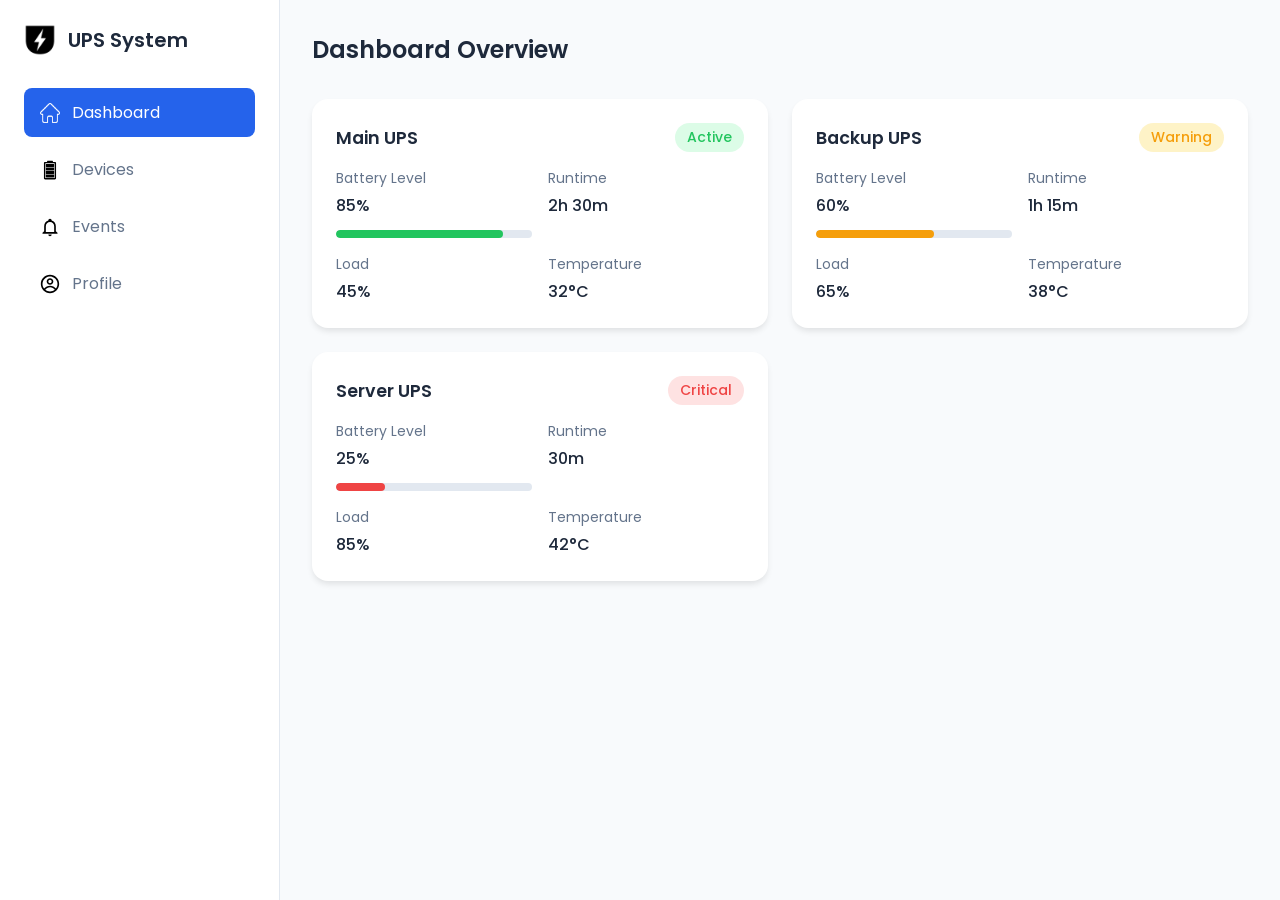
<file: UPS MANAGEMENT SYSTEM/ups system/dashboard.html>
<!DOCTYPE html>
<html lang="en">
<head>
  <meta charset="UTF-8" />
  <meta name="viewport" content="width=device-width, initial-scale=1.0"/>
  <title>UPS Dashboard</title>
  <link href="https://fonts.googleapis.com/css2?family=Poppins:wght@400;500;600;700&display=swap" rel="stylesheet"/>
  <link rel="icon" href="Logo Icon.png" />
  <style>
    :root {
      --primary-color: #2563eb;
      --primary-hover: #1d4ed8;
      --success-color: #22c55e;
      --warning-color: #f59e0b;
      --danger-color: #ef4444;
      --gray-color: #6b7280;
      --bg-color: #f8fafc;
      --card-bg: #ffffff;
      --text-primary: #1e293b;
      --text-secondary: #64748b;
      --border-color: #e2e8f0;
      --shadow-sm: 0 1px 2px 0 rgb(0 0 0 / 0.05);
      --shadow: 0 4px 6px -1px rgb(0 0 0 / 0.1);
      --shadow-lg: 0 10px 15px -3px rgb(0 0 0 / 0.1);
    }

    * {
      box-sizing: border-box;
      font-family: 'Poppins', sans-serif;
      margin: 0;
      padding: 0;
    }

    body {
      min-height: 100vh;
      background: var(--bg-color);
      color: var(--text-primary);
    }

    .layout {
      display: flex;
      min-height: 100vh;
    }

    aside {
      width: 280px;
      background: var(--card-bg);
      padding: 1.5rem;
      display: flex;
      flex-direction: column;
      border-right: 1px solid var(--border-color);
      position: fixed;
      height: 100vh;
      z-index: 50;
    }

    .logo {
      display: flex;
      align-items: center;
      gap: 0.75rem;
      margin-bottom: 2rem;
    }

    .logo img {
      width: 32px;
      height: 32px;
    }

    .logo h1 {
      font-size: 1.25rem;
      font-weight: 600;
    }

    .nav-menu {
      display: flex;
      flex-direction: column;
      gap: 0.5rem;
    }

    .nav-link {
      display: flex;
      align-items: center;
      gap: 0.75rem;
      padding: 0.75rem 1rem;
      text-decoration: none;
      color: var(--text-secondary);
      border-radius: 0.5rem;
      transition: all 0.2s ease;
    }

    .nav-link:hover {
      background: var(--bg-color);
      color: var(--primary-color);
    }

    .nav-link.active {
      background: var(--primary-color);
      color: white;
    }

    .nav-link img {
      width: 20px;
      height: 20px;
      filter: brightness(0);
    }

    .nav-link.active img {
      filter: brightness(0) invert(1);
    }

    .main-content {
      flex: 1;
      margin-left: 280px;
      padding: 2rem;
    }

    .header {
      display: flex;
      justify-content: space-between;
      align-items: center;
      margin-bottom: 2rem;
    }

    .header h2 {
      font-size: 1.5rem;
      font-weight: 600;
    }

    .status-grid {
      display: grid;
      grid-template-columns: repeat(auto-fit, minmax(300px, 1fr));
      gap: 1.5rem;
      margin-bottom: 2rem;
    }

    .status-card {
      background: var(--card-bg);
      border-radius: 1rem;
      padding: 1.5rem;
      box-shadow: var(--shadow);
      transition: transform 0.2s ease, box-shadow 0.2s ease;
    }

    .status-card:hover {
      transform: translateY(-2px);
      box-shadow: var(--shadow-lg);
    }

    .status-header {
      display: flex;
      justify-content: space-between;
      align-items: center;
      margin-bottom: 1rem;
    }

    .status-title {
      font-weight: 600;
      font-size: 1.1rem;
    }

    .status-badge {
      padding: 0.25rem 0.75rem;
      border-radius: 9999px;
      font-size: 0.875rem;
      font-weight: 500;
    }

    .status-badge.active {
      background: #dcfce7;
      color: var(--success-color);
    }

    .status-badge.warning {
      background: #fef3c7;
      color: var(--warning-color);
    }

    .status-badge.danger {
      background: #fee2e2;
      color: var(--danger-color);
    }

    .status-details {
      display: grid;
      grid-template-columns: repeat(2, 1fr);
      gap: 1rem;
    }

    .detail-item {
      display: flex;
      flex-direction: column;
      gap: 0.25rem;
    }

    .detail-label {
      font-size: 0.875rem;
      color: var(--text-secondary);
    }

    .detail-value {
      font-weight: 500;
    }

    .battery-indicator {
      height: 8px;
      background: var(--border-color);
      border-radius: 9999px;
      overflow: hidden;
      margin-top: 0.5rem;
    }

    .battery-level {
      height: 100%;
      border-radius: 9999px;
      transition: width 0.3s ease;
    }

    .battery-level.high {
      background: var(--success-color);
      width: 85%;
    }

    .battery-level.medium {
      background: var(--warning-color);
      width: 60%;
    }

    .battery-level.low {
      background: var(--danger-color);
      width: 25%;
    }

    @media (max-width: 1024px) {
      aside {
        width: 240px;
      }
      .main-content {
        margin-left: 240px;
      }
    }

    @media (max-width: 768px) {
      .layout {
        flex-direction: column;
      }
      aside {
        width: 100%;
        height: auto;
        position: relative;
        border-right: none;
        border-bottom: 1px solid var(--border-color);
      }
      .main-content {
        margin-left: 0;
      }
      .status-grid {
        grid-template-columns: 1fr;
      }
    }
  </style>
</head>
<body>
  <div class="layout">
    <aside>
      <div class="logo">
        <img src="Logo Icon.png" alt="UPS Logo" />
        <h1>UPS System</h1>
      </div>
      <nav class="nav-menu">
        <a href="#" class="nav-link active">
          <img src="Homee.png" alt="Dashboard" />
          Dashboard
        </a>
        <a href="#" class="nav-link">
          <img src="Battery Icon.svg" alt="Devices" />
          Devices
        </a>
        <a href="#" class="nav-link">
          <img src="Events Icon.svg" alt="Events" />
          Events
        </a>
        <a href="#" class="nav-link">
          <img src="Profile Icon.svg" alt="Profile" />
          Profile
        </a>
      </nav>
    </aside>

    <main class="main-content">
      <div class="header">
        <h2>Dashboard Overview</h2>
      </div>

      <div class="status-grid">
        <div class="status-card">
          <div class="status-header">
            <span class="status-title">Main UPS</span>
            <span class="status-badge active">Active</span>
          </div>
          <div class="status-details">
            <div class="detail-item">
              <span class="detail-label">Battery Level</span>
              <span class="detail-value">85%</span>
              <div class="battery-indicator">
                <div class="battery-level high"></div>
              </div>
            </div>
            <div class="detail-item">
              <span class="detail-label">Runtime</span>
              <span class="detail-value">2h 30m</span>
            </div>
            <div class="detail-item">
              <span class="detail-label">Load</span>
              <span class="detail-value">45%</span>
            </div>
            <div class="detail-item">
              <span class="detail-label">Temperature</span>
              <span class="detail-value">32°C</span>
            </div>
          </div>
        </div>

        <div class="status-card">
          <div class="status-header">
            <span class="status-title">Backup UPS</span>
            <span class="status-badge warning">Warning</span>
          </div>
          <div class="status-details">
            <div class="detail-item">
              <span class="detail-label">Battery Level</span>
              <span class="detail-value">60%</span>
              <div class="battery-indicator">
                <div class="battery-level medium"></div>
              </div>
            </div>
            <div class="detail-item">
              <span class="detail-label">Runtime</span>
              <span class="detail-value">1h 15m</span>
            </div>
            <div class="detail-item">
              <span class="detail-label">Load</span>
              <span class="detail-value">65%</span>
            </div>
            <div class="detail-item">
              <span class="detail-label">Temperature</span>
              <span class="detail-value">38°C</span>
            </div>
          </div>
        </div>

        <div class="status-card">
          <div class="status-header">
            <span class="status-title">Server UPS</span>
            <span class="status-badge danger">Critical</span>
          </div>
          <div class="status-details">
            <div class="detail-item">
              <span class="detail-label">Battery Level</span>
              <span class="detail-value">25%</span>
              <div class="battery-indicator">
                <div class="battery-level low"></div>
              </div>
            </div>
            <div class="detail-item">
              <span class="detail-label">Runtime</span>
              <span class="detail-value">30m</span>
            </div>
            <div class="detail-item">
              <span class="detail-label">Load</span>
              <span class="detail-value">85%</span>
            </div>
            <div class="detail-item">
              <span class="detail-label">Temperature</span>
              <span class="detail-value">42°C</span>
            </div>
          </div>
        </div>
      </div>
    </main>
  </div>
</body>
</html>
</file>
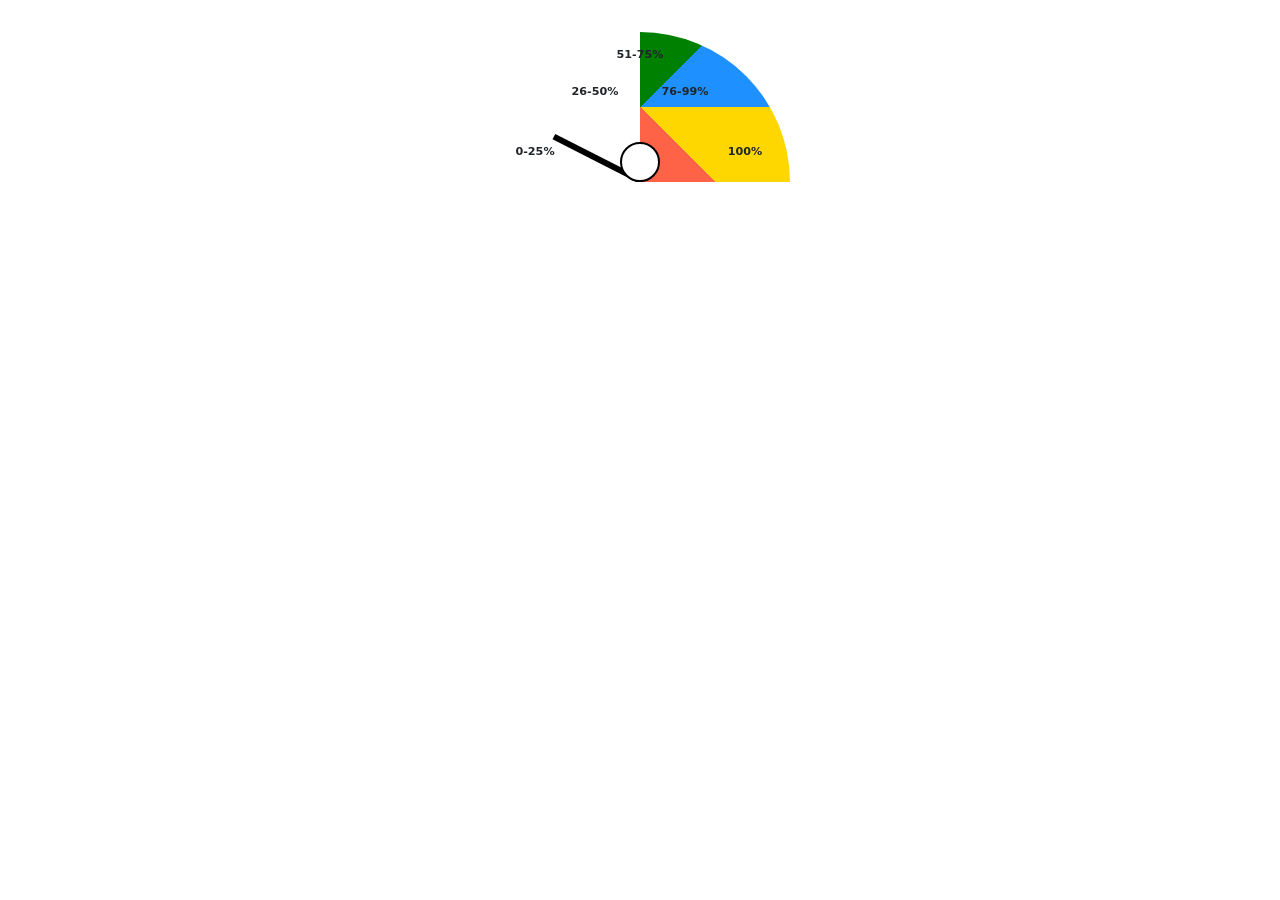
<file: UPS MANAGEMENT SYSTEM/ups system/gauge.html>
<!DOCTYPE html>
<html lang="en">
<head>
  <meta charset="UTF-8">
  <title>Gauge Example</title>
  <link href="https://cdn.jsdelivr.net/npm/bootstrap@5.3.0/dist/css/bootstrap.min.css" rel="stylesheet">
  <style>
    .gauge-container {
      position: relative;
      width: 300px;
      height: 150px;
      margin: 2rem auto;
    }

    .gauge-arc {
      width: 100%;
      height: 100%;
      border-radius: 150px 150px 0 0;
      background: conic-gradient(
        green 0deg 45deg,
        dodgerblue 45deg 90deg,
        gold 90deg 135deg,
        tomato 135deg 180deg,
        #fff 180deg 360deg
      );
      overflow: hidden;
      position: relative;
    }

    .gauge-needle {
      width: 6px;
      height: 100px;
      background: black;
      position: absolute;
      bottom: 0;
      left: 50%;
      transform-origin: bottom center;
      transform: rotate(-80deg); /* Change this value to rotate */
      transition: transform 0.5s ease;
      z-index: 2;
    }

    .gauge-center {
      position: absolute;
      width: 40px;
      height: 40px;
      background: white;
      border-radius: 50%;
      bottom: 0;
      left: 50%;
      transform: translateX(-50%);
      z-index: 3;
      border: 2px solid #000;
    }

    .gauge-labels {
      position: absolute;
      top: 0;
      width: 100%;
      height: 100%;
      text-align: center;
      font-size: 0.7rem;
      font-weight: 600;
      pointer-events: none;
    }

    .gauge-labels span {
      position: absolute;
      transform: translate(-50%, -50%);
    }

    .label-0 { left: 15%; top: 80%; }
    .label-25 { left: 35%; top: 40%; }
    .label-50 { left: 50%; top: 15%; }
    .label-75 { left: 65%; top: 40%; }
    .label-100 { left: 85%; top: 80%; }
  </style>
</head>
<body>

<div class="gauge-container">
  <div class="gauge-arc">
    <div class="gauge-needle" id="needle"></div>
    <div class="gauge-center"></div>
    <div class="gauge-labels">
      <span class="label-0">0-25%</span>
      <span class="label-25">26-50%</span>
      <span class="label-50">51-75%</span>
      <span class="label-75">76-99%</span>
      <span class="label-100">100%</span>
    </div>
  </div>
</div>

<script>
  // Rotate the needle to a value between 0–100
  function setGaugeValue(value) {
    const needle = document.getElementById('needle');
    const degree = (value / 100) * 180 - 90; // Converts value to -90 to +90 deg
    needle.style.transform = `rotate(${degree}deg)`;
  }

  // Example: set gauge to 15%
  setGaugeValue(15);
</script>

</body>
</html>
</file>
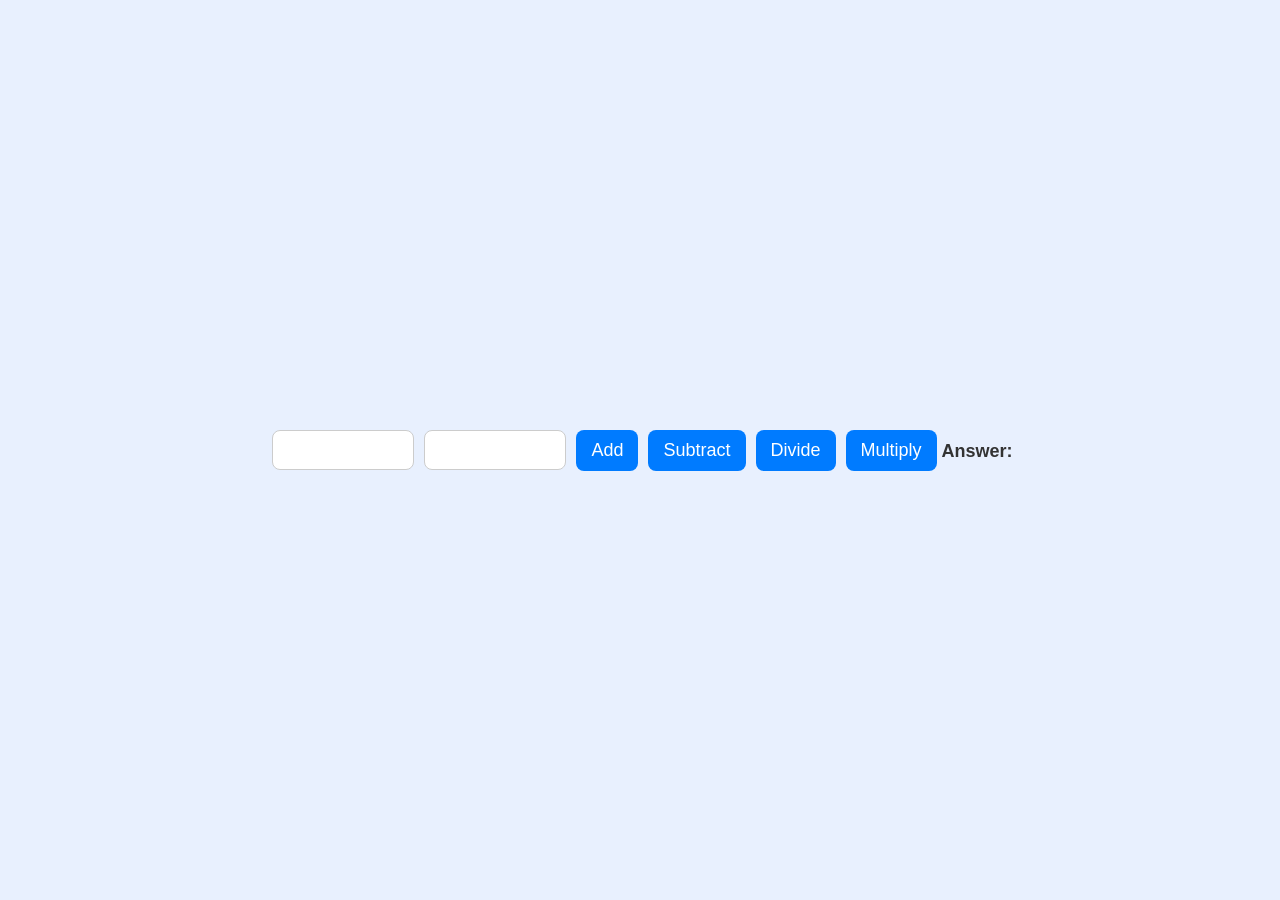
<file: UPS MANAGEMENT SYSTEM/ups system/sample.html>
<!DOCTYPE html>
<html lang="en">
<head>
    <meta charset="UTF-8">
    <meta name="viewport" content="width=device-width, initial-scale=1.0">
    <title>CALCULATOR</title>
    <link rel="icon" href="Calci.png" type="image/x-icon">
    <style>
    body {
      background-color: #e8f0fe;
      font-family: 'Segoe UI', Tahoma, Geneva, Verdana, sans-serif;
      display: flex;
      justify-content: center;
      align-items: center;
      height: 100vh;
      margin: 0;
    }

    .calculator-box {
      background: #fff;
      border: 2px solid #007bff;
      border-radius: 15px;
      padding: 30px 40px;
      box-shadow: 0 8px 20px rgba(0, 0, 0, 0.1);
      width: 320px;
      text-align: center;
    }

    .calculator-box h2 {
      margin-top: 0;
      margin-bottom: 20px;
      color: #007bff;
    }

    input[type="text"] {
      width: 120px;
      padding: 10px;
      margin: 10px 5px;
      font-size: 16px;
      border: 1px solid #ccc;
      border-radius: 8px;
      outline: none;
    }

    button {
      padding: 10px 15px;
      margin: 8px 5px;
      font-size: 18px;
      background-color: #007bff;
      color: white;
      border: none;
      border-radius: 8px;
      cursor: pointer;
      transition: background-color 0.3s ease;
    }

    button:hover {
      background-color: #0056b3;
    }

    #result {
      margin-top: 20px;
      font-size: 18px;
      font-weight: bold;
      color: #333;
    }
  </style>
</head>
<body>
<input type="text" id="num1" />
<input type="text" id="num2" />
<button onclick="calculate('+')">Add</button>
<button onclick="calculate('-')">Subtract</button>
<button onclick="calculate('/')">Divide</button>
<button onclick="calculate('*')">Multiply</button>

<p id="result">Answer:</p>
<script>
  function calculate(operator) {
    const num1 = parseFloat(document.getElementById("num1").value);
    const num2 = parseFloat(document.getElementById("num2").value);
    let result;

    switch (operator) {
      case '+':
        result = num1 + num2;
        break;
      case '-':
        result = num1 - num2;
        break;
      case '*':
        result = num1 * num2;
        break;
      case '/':
        result = num2 !== 0 ? num1 / num2 : "Cannot divide by zero";
        break;
    }

    document.getElementById("result").innerHTML = "Answer: " + result;
  }
</script>
</body>
</html>
</file>
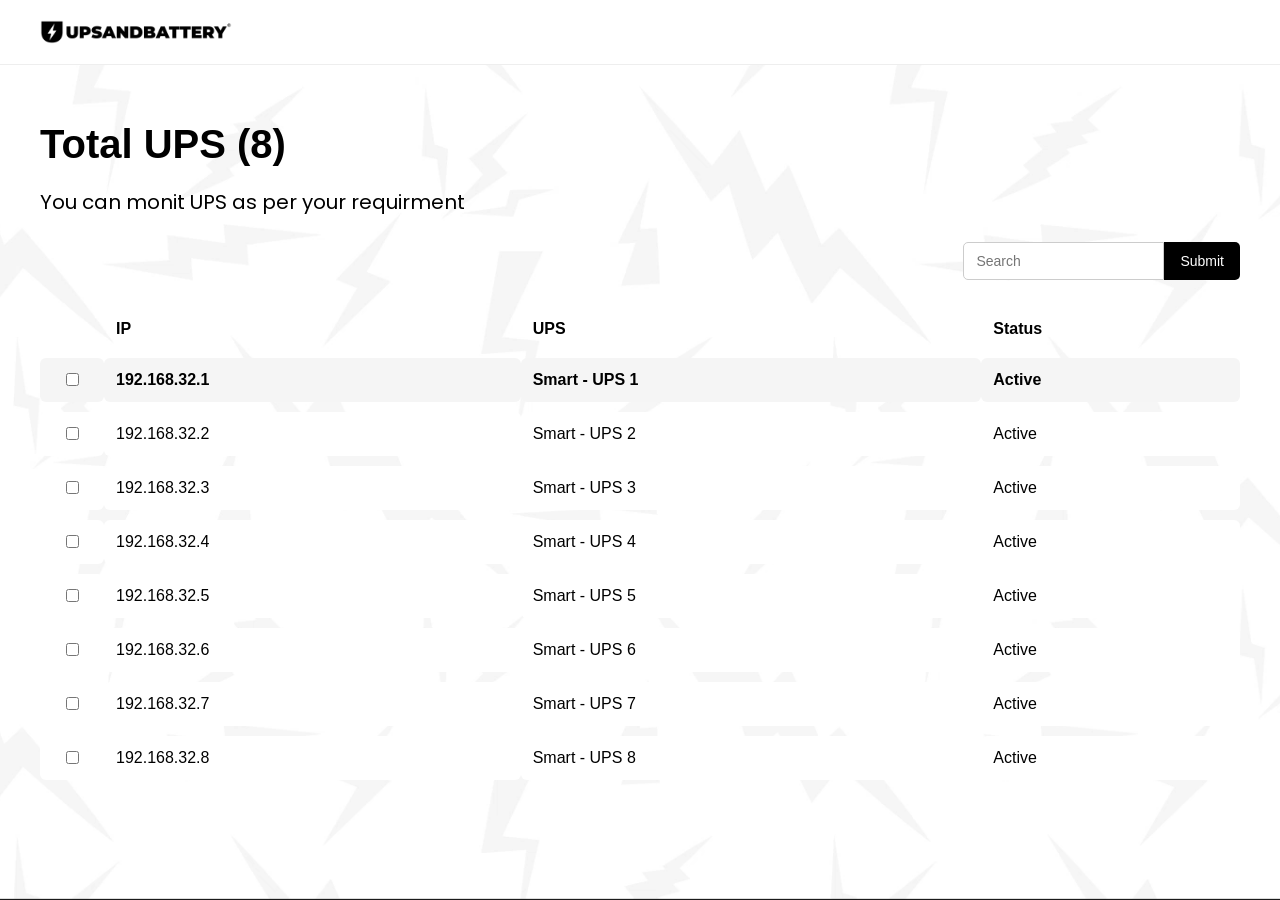
<file: UPS MANAGEMENT SYSTEM/ups system/upsdevice.html>
<!DOCTYPE html>
<html lang="en">
<head>
  <meta charset="UTF-8" />
  <meta name="viewport" content="width=device-width, initial-scale=1.0"/>
  <title>UPS PLATFORM</title>
  <link href="https://fonts.googleapis.com/css2?family=Poppins&display=swap" rel="stylesheet">
  <link rel="icon" href="Logo Icon.png" type="image/png">
  <style>
    body {
      font-family: 'Segoe UI', sans-serif;
      margin: 0;
      background: #fafafa url("background\ image.png") no-repeat center center fixed;
      background-size: cover;
      color: #000;
    }

    header {
      display: flex;
      align-items: center;
      padding: 20px 40px;
      border-bottom: 1px solid #eee;
      background-color: white;
    }

    .logo {
      width: 12rem;
        height:1.5rem;
      margin-right: 1px;
    }

    main {
      padding: 30px 40px;
    }

    h1 {
      font-size: 40px;
      font-weight: bold;
      margin-bottom: 5px;
    }

    p.subtext {
      color: #000000;
      font-family: 'Poppins', sans-serif;
      font-size: 20px;
      margin-bottom: 25px;
    }

    .search-container {
      display: flex;
      justify-content: flex-end;
      margin-bottom: 20px;
    }

    input[type="text"] {
      padding: 10px 12px;
      border: 1px solid #ccc;
      border-radius: 5px 0 0 5px;
      outline: none;
      font-size: 14px;
    }

    button {
      padding: 10px 16px;
      border: none;
      background: #000;
      color: #fff;
      border-radius: 0 5px 5px 0;
      font-size: 14px;
      cursor: pointer;
    }

    table {
      width: 100%;
      border-collapse: separate;
      border-spacing: 0 10px;
    }

    th {
      text-align: left;
      font-weight: 600;
      padding: 10px 12px;
    }

    td {
      padding: 12px;
      background: #fff;
      border-radius: 6px;
      vertical-align: middle;
    }

    tr td:first-child {
      width: 40px;
      text-align: center;
    }

    tr.highlight td {
      font-weight: bold;
      background-color: #f5f5f5;
    }
    
    @media (max-width: 768px) {
      h1 {
        font-size: 20px;
      }

      p.subtext {
        font-size: 13px;
      }

    .status {
      font-weight: bold;
    }
}
  </style>
</head>
<body>
  <header>
    <div class="logo">
        <img src="BOLDED_BLACK_REG_TRADEMARK 2.png" alt="UPSANDBATTERY" class="logo">
    </div>
  </header>

  <main>
    <h1>Total UPS (8)</h1>
    <p class="subtext">You can monit UPS as per your requirment</p>

    <div class="search-container">
      <input type="text" placeholder="Search" />
      <button>Submit</button>
    </div>
    <table>
      <thead>
        <tr>
          <th></th>
          <th>IP</th>
          <th>UPS</th>
          <th>Status</th>
        </tr>
      </thead>
      <tbody>
        <tr class="highlight">
          <td><input type="checkbox" /></td>
          <td><strong>192.168.32.1</strong></td>
          <td><strong>Smart - UPS 1</strong></td>
          <td class="status">Active</td>
        </tr>
        <tr>
          <td><input type="checkbox" /></td>
          <td>192.168.32.2</td>
          <td>Smart - UPS 2</td>
          <td class="status">Active</td>
        </tr>
        <tr>
          <td><input type="checkbox" /></td>
          <td>192.168.32.3</td>
          <td>Smart - UPS 3</td>
          <td class="status">Active</td>
        </tr>
        <tr>
          <td><input type="checkbox" /></td>
          <td>192.168.32.4</td>
          <td>Smart - UPS 4</td>
          <td class="status">Active</td>
        </tr>
        <tr>
          <td><input type="checkbox" /></td>
          <td>192.168.32.5</td>
          <td>Smart - UPS 5</td>
          <td class="status">Active</td>
        </tr>
        <tr>
          <td><input type="checkbox" /></td>
          <td>192.168.32.6</td>
          <td>Smart - UPS 6</td>
          <td class="status">Active</td>
        </tr>
        <tr>
          <td><input type="checkbox" /></td>
          <td>192.168.32.7</td>
          <td>Smart - UPS 7</td>
          <td class="status">Active</td>
        </tr>
        <tr>
          <td><input type="checkbox" /></td>
          <td>192.168.32.8</td>
          <td>Smart - UPS 8</td>
          <td class="status">Active</td>
        </tr>
      </tbody>
    </table>
  </main>
</body>
</html>
</file>
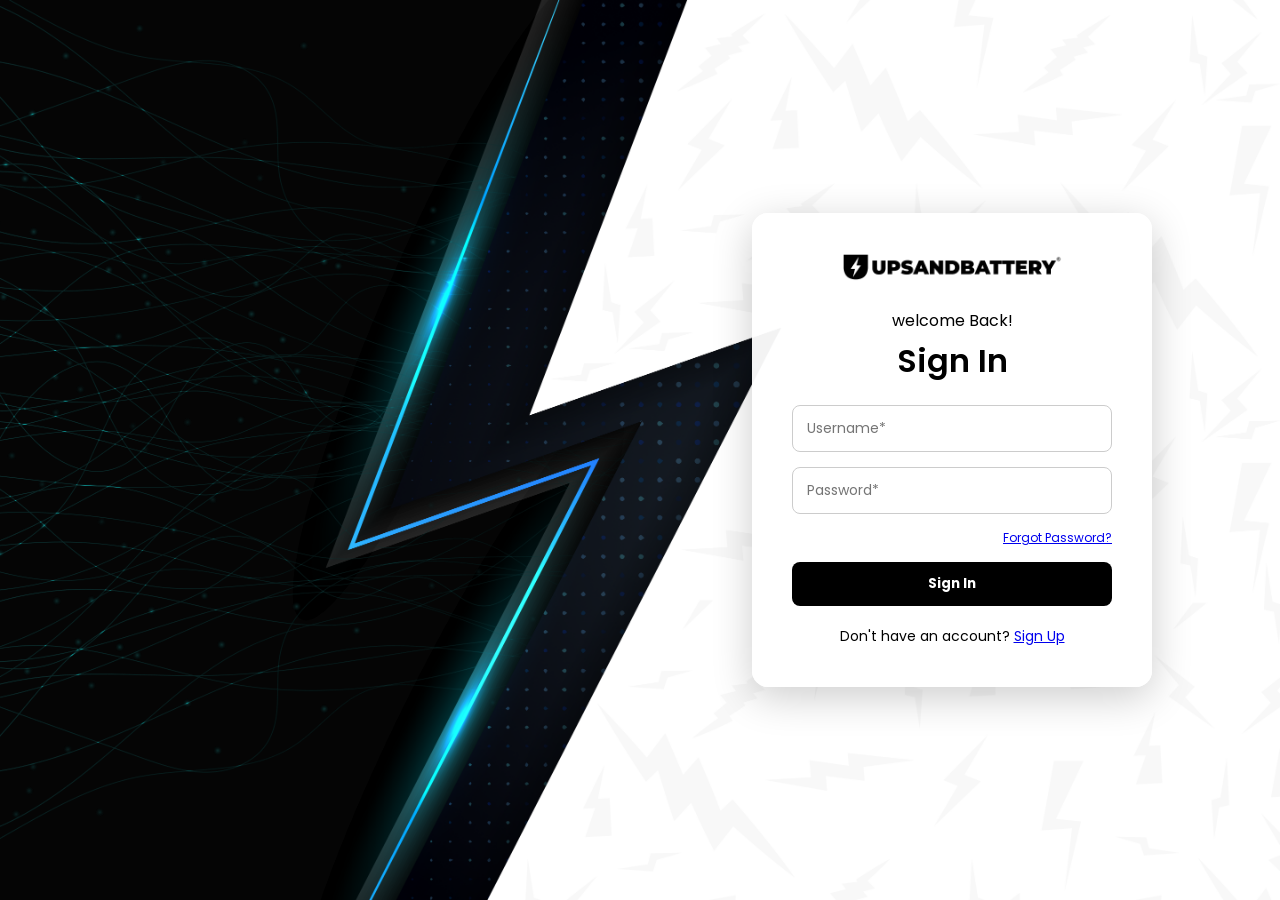
<file: UPS MANAGEMENT SYSTEM/ups system/UPS Management System Icons & Images/UPS Management System Icons & Images/ups system/signinpage.html>
<!DOCTYPE html>
<html lang="en">
<head>
  <meta charset="UTF-8">
  <meta name="viewport" content="width=device-width, initial-scale=1">
  <title>UPS PLATFORM</title>
  <link rel="stylesheet" href="signinpage.css">
  <link rel="icon" href="Logo Icon.png" type="image/x-icon">
  <!-- Google Fonts -->
  <link href="https://fonts.googleapis.com/css2?family=Poppins:wght@400;600&display=swap" rel="stylesheet">
</head>
<body>
  <div class="container">
    <div class="signin-box">
      <img src="BOLDED_BLACK_REG_TRADEMARK 2.png" alt="UPSANDBATTERY" class="logo" />
      <p class="welcome">welcome Back!</p>
      <h2>Sign In</h2>
      <form>
        <input type="text" placeholder="Username*" required>
        <input type="password" placeholder="Password*" required>
        <div class="form-options">
          <a href="#">Forgot Password?</a>
        </div>
        <button type="submit">Sign In</button>
      </form>
      <p class="signup">Don't have an account? <a href="#">Sign Up</a></p>
    </div>
  </div>
</body>
</html>
</file>
<file: UPS MANAGEMENT SYSTEM/ups system/UPS Management System Icons & Images/UPS Management System Icons & Images/ups system/signinpage.css>
* {
  box-sizing: border-box;
  margin: 0;
  padding: 0;
  font-family: 'Poppins', sans-serif;
}

body, html {
  height: 100%;
  background: url("Login\ &\ Sign\ Up\ Flow\ BG.png") no-repeat center center;
  background-size: cover;
}

.container {
  height: 100vh;
  width: 100%;
  display: flex;
  align-items: center;
  justify-content: flex-end;  /* Align right side */
  padding-right: 10%;         /* Push sign-in box left a bit */
  background: url("Login\ &\ Sign\ Up\ Flow\ BG.png") no-repeat center center;
  background-size: cover;
  backdrop-filter: brightness(1);
}

.signin-box {
  background-color: rgba(255, 255, 255, 0.95);
  padding: 40px;
  border-radius: 16px;
  max-width: 400px;
  width: 100%;
  box-shadow: 0 10px 40px rgba(0, 0, 0, 0.2);
  text-align: center;
}

.logo {
  width: 220px;
  margin-bottom: 20px;
}

.welcome {
  font-size: 16px;
  margin-bottom: 4px;
}

h2 {
  font-size: 32px;
  font-weight: 600;
  margin-bottom: 20px;
}

form {
  display: flex;
  flex-direction: column;
  gap: 15px;
}

input {
  padding: 12px 14px;
  border: 1px solid #ccc;
  border-radius: 8px;
  font-size: 14px;
}

.form-options {
  display: flex;
  justify-content: flex-end;
  font-size: 12px;
}

button {
  padding: 12px;
  background: black;
  color: white;
  font-weight: bold;
  border: none;
  border-radius: 8px;
  cursor: pointer;
}

.signup {
  margin-top: 20px;
  font-size: 14px;
}
@media (max-width: 1024px) {
  .container {
    justify-content: center;
    padding: 0 20px;
  }
}

@media (max-width: 600px) {
  .signin-box {
    padding: 30px 20px;
    max-width: 100%;
  }

  h2 {
    font-size: 28px;
  }

  .logo {
    width: 180px;
  }
}
@media (max-width: 768px) {
  body {
    background-attachment: scroll;
  }
}
</file>
